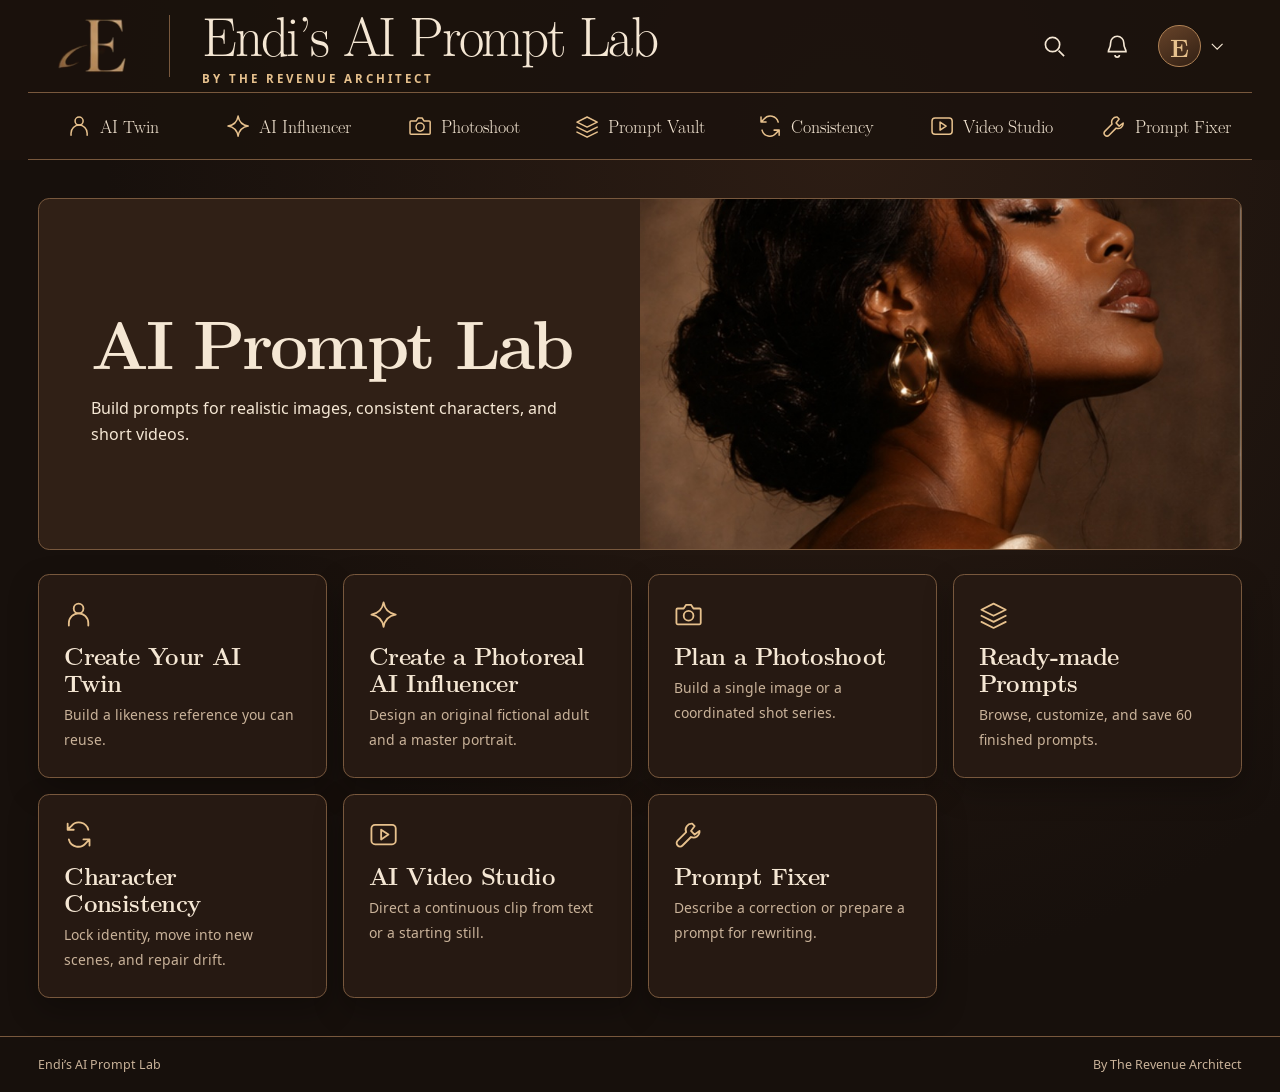
<file: index.html>
<!doctype html>
<html lang="en">
<head>
 <meta charset="utf-8">
 <meta name="viewport" content="width=device-width,initial-scale=1">
 <meta name="theme-color" content="#17100c">
 <title>Endi’s AI Prompt Lab | The Revenue Architect</title>
 <link rel="stylesheet" href="./style.css">
</head>
<body>
 <a class="skip" href="#app">Skip to content</a>
 <header class="masthead">
  <div class="masthead-inner">
   <a class="wordmark" href="#" aria-label="Endi’s AI Prompt Lab home"><img src="./endi-monogram.jpg" alt="" width="99" height="81"></a>
   <a class="brand" href="#"><span>Endi’s AI Prompt Lab</span><small>By The Revenue Architect</small></a>
   <div class="masthead-tools">
    <a class="masthead-icon" href="#vault" aria-label="Search Prompt Vault" title="Search Prompt Vault"><svg viewBox="0 0 24 24" fill="none" stroke="currentColor" stroke-width="1.5" aria-hidden="true"><circle cx="10.5" cy="10.5" r="6.5"/><path d="m16 16 5 5"/></svg></a>
    <details class="masthead-popover"><summary aria-label="Notifications"><svg viewBox="0 0 24 24" fill="none" stroke="currentColor" stroke-width="1.5" aria-hidden="true"><path d="M6 9a6 6 0 0 1 12 0c0 5 2 5 2 8H4c0-3 2-3 2-8Zm4 11a2 2 0 0 0 4 0"/></svg></summary><p>No new notifications.</p></details>
    <details class="masthead-popover"><summary aria-label="Studio shortcuts"><span class="avatar">E</span><svg class="chevron" viewBox="0 0 24 24" fill="none" stroke="currentColor" stroke-width="1.5" aria-hidden="true"><path d="m5 9 7 7 7-7"/></svg></summary><div class="masthead-links"><a href="#shoot/saved">Saved Photoshoots</a><a href="#vault/saved">My Prompts</a></div></details>
   </div>
   <button id="menu" type="button" aria-controls="nav" aria-expanded="false">Tools</button>
  </div>
  <nav id="nav" aria-label="Studio tools"></nav>
 </header>
 <main id="app"></main>
 <footer><span>Endi’s AI Prompt Lab</span><span>By The Revenue Architect</span></footer>
 <div id="status" role="status" aria-live="polite"></div>
 <script type="module" src="./app.mjs"></script>
</body>
</html>
</file>
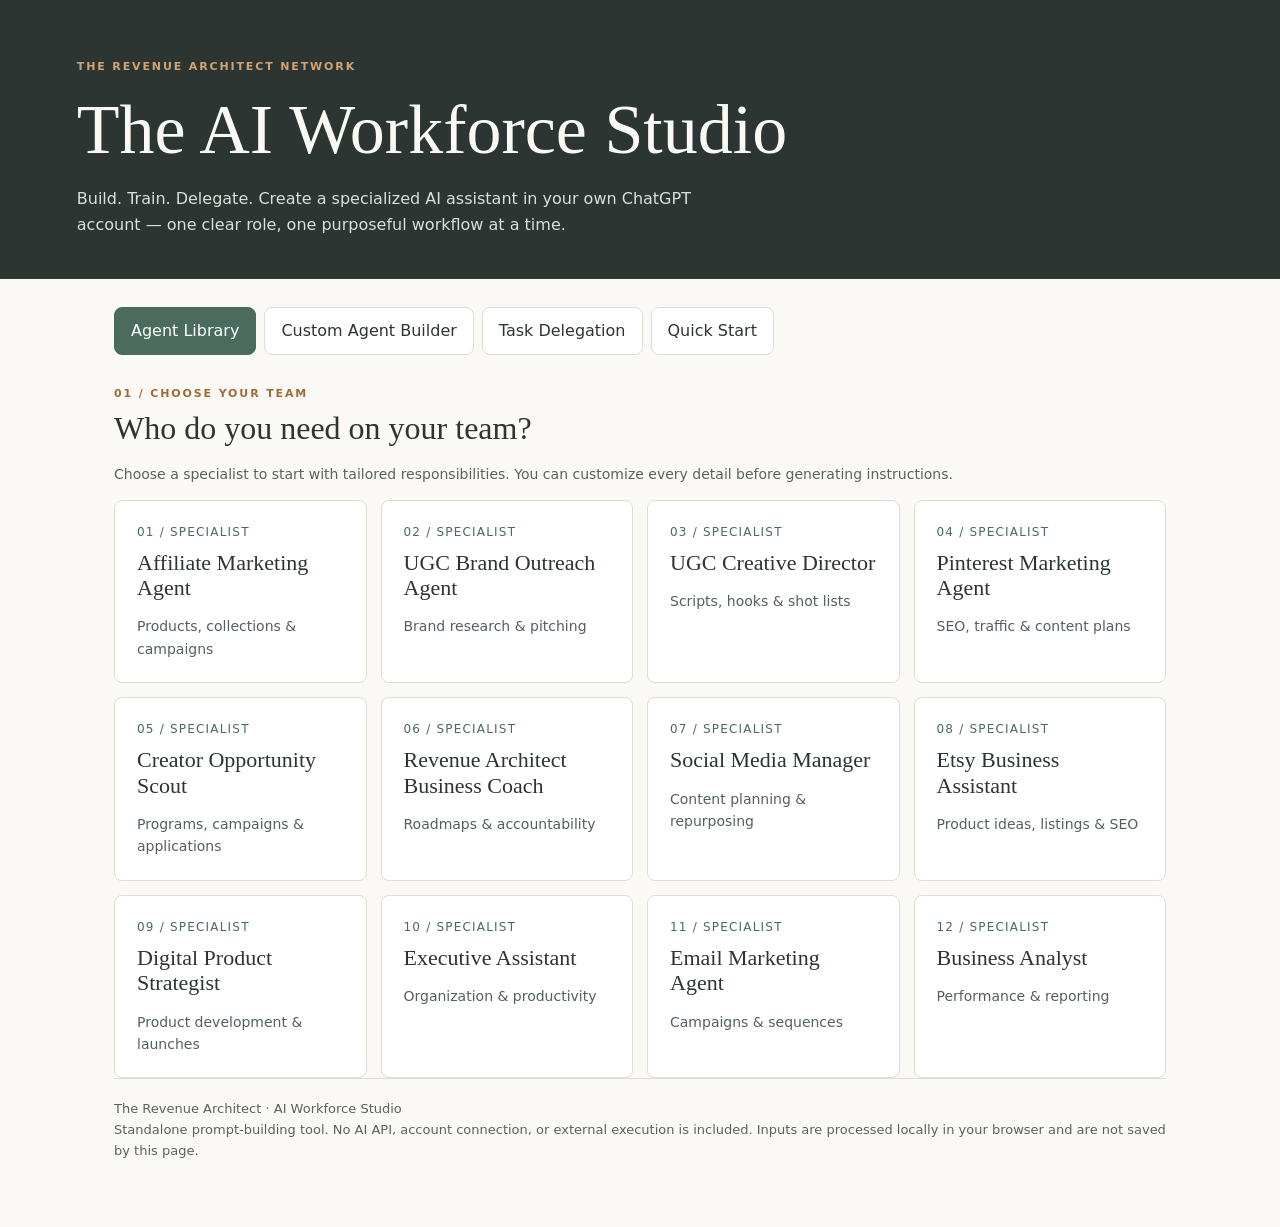
<file: ai-workforce-studio.html>
<!doctype html><html lang="en"><head><meta charset="utf-8"><meta name="viewport" content="width=device-width, initial-scale=1"><title>The AI Workforce Studio</title><style>
:root{--ink:#2c3531;--sage:#4a6b5d;--gold:#d4a373;--paper:#fbf9f5;--line:#dcded6}*{box-sizing:border-box}body{margin:0;background:var(--paper);color:var(--ink);font:16px/1.6 system-ui,sans-serif}header{background:var(--ink);color:var(--paper);padding:52px max(6vw,24px) 42px}small,.eyebrow{letter-spacing:.17em;text-transform:uppercase;font-size:11px;font-weight:700;color:#a16b37}header small{color:var(--gold)}h1,h2,h3{font-family:Georgia,serif;font-weight:400;line-height:1.15}h1{font-size:clamp(38px,6vw,70px);margin:12px 0}h2{font-size:32px;margin:8px 0 16px}h3{font-size:22px;margin:0 0 7px}header p{max-width:650px;color:#d8e1da;margin-bottom:0}main{max-width:1100px;margin:auto;padding:28px 24px 65px}nav{display:flex;gap:8px;flex-wrap:wrap;margin-bottom:30px}button,a.action{font:inherit;cursor:pointer;border:1px solid var(--line);background:white;color:var(--ink);border-radius:8px;padding:10px 16px;text-decoration:none}button:hover,a.action:hover{border-color:var(--sage)}button:focus-visible,a:focus-visible,input:focus-visible,textarea:focus-visible{outline:3px solid var(--gold);outline-offset:2px}button.active,button.primary{background:var(--sage);color:white;border-color:var(--sage)}.grid{display:grid;grid-template-columns:repeat(auto-fit,minmax(220px,1fr));gap:14px}.agent{padding:22px;text-align:left;min-height:145px;background:white;display:flex;flex-direction:column;gap:8px}.agent span{color:var(--sage);font-size:12px;text-transform:uppercase;letter-spacing:.1em}.agent p{font-size:14px;margin:0;color:#53615a}.panel{background:white;border:1px solid var(--line);border-radius:14px;padding:clamp(18px,4vw,36px);margin:20px 0}.fields{display:grid;grid-template-columns:repeat(auto-fit,minmax(230px,1fr));gap:20px}label.field{display:block;font-weight:600;margin:18px 0 6px}input[type=text],textarea{width:100%;font:inherit;padding:12px;border:1px solid #aeb9b0;border-radius:7px;background:#fff;color:var(--ink)}textarea{min-height:100px;resize:vertical}.choices{display:flex;flex-wrap:wrap;gap:8px}.choices label{cursor:pointer;border:1px solid var(--line);border-radius:7px;padding:8px 11px;font-size:14px;display:flex;gap:7px;align-items:center}.choices label:has(input:checked){background:#e8efe9;border-color:var(--sage)}input{accent-color:var(--sage)}.muted{color:#58635d;font-size:14px}.actions{display:flex;flex-wrap:wrap;gap:10px;margin-top:18px}.result textarea{min-height:400px;font:14px/1.6 ui-monospace,monospace}.hide,[hidden]{display:none!important}footer{border-top:1px solid var(--line);padding-top:20px;color:#58635d;font-size:13px}.notice{background:#f3eee5;border-left:3px solid var(--gold);padding:12px 16px;margin:16px 0}.error{color:#a12d26}ol{padding-left:22px}button.agent.selected{border:2px solid var(--sage);background:#e8efe9} @media(max-width:550px){header{padding-top:32px}main{padding:20px 14px}nav button{flex:1} .actions>*{flex:1;text-align:center}}
</style></head><body><header><small>The Revenue Architect Network</small><h1>The AI Workforce Studio</h1><p>Build. Train. Delegate. Create a specialized AI assistant in your own ChatGPT account — one clear role, one purposeful workflow at a time.</p></header><main><nav aria-label="Studio tools"><button class="active" data-tab="library">Agent Library</button><button data-tab="builder">Custom Agent Builder</button><button data-tab="delegate">Task Delegation</button><button data-tab="guide">Quick Start</button></nav>
<section id="library"><div class="eyebrow">01 / Choose your team</div><h2>Who do you need on your team?</h2><p class="muted">Choose a specialist to start with tailored responsibilities. You can customize every detail before generating instructions.</p><div id="agents" class="grid"></div></section>
<section id="builder" hidden><div class="eyebrow">02 / Design your assistant</div><h2>Build your AI agent</h2><form id="buildForm" class="panel"><div class="fields"><div><label class="field" for="agentName">Agent name *</label><input id="agentName" type="text" required placeholder="My business assistant"></div><div><label class="field" for="role">Role or specialty *</label><input id="role" type="text" required placeholder="e.g. Affiliate marketing strategist"></div></div><label class="field" for="context">Business or personal context</label><textarea id="context" placeholder="Describe your audience, experience, platforms, resources and constraints."></textarea><label class="field" for="goal">Main objective *</label><textarea id="goal" required placeholder="What outcome should this assistant help you achieve?"></textarea><label class="field">Responsibilities (select all that apply)</label><div class="choices" id="tasks"></div><label class="field" for="customTasks">Specific responsibilities or instructions</label><textarea id="customTasks" placeholder="Describe the exact tasks you want it to perform."></textarea><label class="field">Work cadence *</label><div class="choices" id="cadence"></div><label class="field" for="schedule">Preferred schedule (optional)</label><input id="schedule" type="text" placeholder="e.g. Monday–Friday, 8 AM Eastern"><label class="field">Communication style *</label><div class="choices" id="tone"></div><label class="field">Deliverables</label><div class="choices" id="formats"></div><label class="field">Available tools or capabilities</label><div class="choices" id="capabilities"></div><label class="field">What should your agent avoid?</label><div class="choices" id="avoid"></div><label class="field" for="extra">Additional boundaries, sources or quality standards</label><textarea id="extra" placeholder="Approved websites, brand voice, budget, prohibited actions, etc."></textarea><div class="notice">A prompt defines behavior. It does not grant access to accounts, create scheduled tasks, or unlock capabilities that your ChatGPT plan does not support.</div><button class="primary" type="submit">Generate my agent instructions</button><button type="button" id="reset">Start fresh</button></form></section>
<section id="delegate" hidden><div class="eyebrow">03 / Assign meaningful work</div><h2>Task Delegation Studio</h2><form class="panel" id="delegateForm"><label class="field" for="dAgent">Which agent is receiving this task? *</label><input type="text" id="dAgent" required placeholder="e.g. My UGC Outreach Agent"><label class="field" for="dTask">Assignment *</label><textarea id="dTask" required placeholder="Find 10 skincare brands and prepare personalized pitches."></textarea><label class="field" for="dContext">Context and materials</label><textarea id="dContext" placeholder="Relevant links, files, audience, prior work or constraints."></textarea><label class="field" for="dOutput">Expected deliverables *</label><textarea id="dOutput" required placeholder="A table of brand contacts, 10 draft pitches, and source links."></textarea><label class="field" for="dQuality">Quality standards and boundaries</label><textarea id="dQuality" placeholder="Verify official sources; do not send emails; avoid duplicates."></textarea><label class="field" for="dTime">Deadline or cadence (optional)</label><input type="text" id="dTime" placeholder="e.g. Today, or every Monday at 9 AM Eastern"><div class="actions"><button class="primary" type="submit">Generate task assignment</button></div></form></section>
<section id="guide" hidden><div class="eyebrow">04 / Get started</div><h2>Set up your own AI workforce</h2><div class="panel"><ol><li>Choose an agent from the library or build one from scratch.</li><li>Complete the required fields and generate your master instructions.</li><li>Copy the instructions and open your own ChatGPT account.</li><li>Create a separate Project for the assistant if Projects are available to you. Give it a descriptive name.</li><li>Open the Project settings and paste the instructions into its instructions field. If that field is unavailable, start a dedicated conversation and paste the prompt there.</li><li>Attach relevant files, such as your portfolio, brand guidelines or course notes. Share only information you are authorized to use.</li><li>Ask the assistant to begin its onboarding interview. Confirm its understanding before delegating work.</li><li>Use the Task Delegation Studio whenever you want to assign a specific job.</li><li>For recurring work, ask ChatGPT to help configure a supported scheduled task, if available, and verify the schedule is actually active.</li></ol><div class="notice">Never share passwords or secret API keys. Review research and generated deliverables before publishing, sending or making business decisions. Projects organize work; they do not automatically create autonomous agents.</div><a class="action" href="https://chatgpt.com/" target="_blank" rel="noopener">Open ChatGPT ↗</a></div></section>
<section id="result" class="panel result" hidden><div class="eyebrow">Your ready-to-use instructions</div><h2 id="resultTitle">Your master prompt</h2><p class="muted">Review or edit the text, then copy it into your own ChatGPT account.</p><textarea id="output" aria-label="Generated prompt"></textarea><div class="actions"><button class="primary" id="copy">Copy instructions</button><button id="save">Save as text</button><a class="action" href="https://chatgpt.com/" target="_blank" rel="noopener">Open ChatGPT ↗</a></div><p id="status" role="status" class="muted"></p></section><footer>The Revenue Architect · AI Workforce Studio<br>Standalone prompt-building tool. No AI API, account connection, or external execution is included. Inputs are processed locally in your browser and are not saved by this page.</footer></main>
<script>
const data=[
['Affiliate Marketing Agent','Products, collections & campaigns','Build a sustainable affiliate marketing workflow that drives qualified traffic.','Ask which programs the member is approved for, their niche, platforms and products they own. Research current products and seasonal opportunities using available tools; verify prices, availability and program rules. Recommend collection themes, product lists, collage concepts, captions with disclosures and a realistic posting calendar. Use member-provided tracked links, never invent affiliate links. Review clicks and conversions when supplied; avoid promising earnings.'],
['UGC Brand Outreach Agent','Brand research & pitching','Find suitable paid UGC prospects and prepare personalized outreach.','Review portfolio, niches, rates and experience. Research brand fit and publicly available business contact channels; cite sources and distinguish prospects from confirmed paid campaigns. Draft individualized pitches and follow-ups, suggest creative angles, track outreach and flag contract questions for qualified review. Never send messages without explicit approval.'],
['UGC Creative Director','Scripts, hooks & shot lists','Turn product information and brand briefs into film-ready creative plans.','Collect product details, target audience, platform, video length and brand brief. Produce alternative hooks, timestamped scripts, shot lists, B-roll, editing notes, captions and calls to action. Distinguish real testimonials from fictional concepts; never invent personal experience or unsupported product claims. Review supplied content against the brief.'],
['Pinterest Marketing Agent','SEO, traffic & content plans','Build a consistent Pinterest traffic strategy for approved links and products.','Collect niche, boards, links and capacity. Research relevant keywords and seasonal themes with current sources where possible. Create board suggestions, pin concepts, titles, descriptions, disclosures and posting plans. Check applicable affiliate and Pinterest rules, prioritize outbound clicks, and analyze provided performance data without promising immediate sales.'],
['Creator Opportunity Scout','Programs, campaigns & applications','Discover legitimate opportunities matched to the creator’s eligibility.','Ask for country, niches, follower counts, platforms and experience. Research open affiliate programs, UGC campaigns, creator travel, ambassador programs and marketplaces. Provide official application links, eligibility, deadlines and verification dates where available. Flag uncertain or expired listings and suspicious fees. Never claim acceptance or apply without approval.'],
['Revenue Architect Business Coach','Roadmaps & accountability','Help the member choose a focused monetization path and follow through.','Interview the member about skills, budget, time, goals and constraints. Recommend one primary path and realistic milestones; create a 30-day action plan and weekly review. Reference community lessons only from an approved directory or supplied materials. Track progress using member-provided updates; adjust based on evidence, discourage unnecessary strategy switching and never guarantee income.'],
['Social Media Manager','Content planning & repurposing','Build a sustainable, platform-specific content system.','Collect audience, platforms, brand voice and content pillars. Develop content calendars, captions, hooks, repurposing plans and engagement ideas. Use supplied analytics to suggest experiments. Do not publish or impersonate the member without authorization.'],
['Etsy Business Assistant','Product ideas, listings & SEO','Help develop differentiated Etsy listings and a practical shop workflow.','Collect product types, audience, assets and budget. Research demand signals with available sources, brainstorm original products, draft listing titles, tags and descriptions, and propose pricing research and launch checklists. Avoid copying protected designs or guaranteeing sales. Verify current platform rules.'],
['Digital Product Strategist','Product development & launches','Turn expertise into a useful digital product and launch plan.','Assess audience needs, skills and available resources. Suggest product concepts, validation steps, outlines, pricing hypotheses, sales page copy and launch schedules. Distinguish evidence from assumptions and avoid income guarantees.'],
['Executive Assistant','Organization & productivity','Help prioritize tasks and reduce administrative workload.','Collect goals, deadlines and commitments. Organize task lists, draft communications, prepare meeting agendas, identify conflicts and propose realistic schedules. Protect private information; do not modify calendars, send messages or make commitments without approval.'],
['Email Marketing Agent','Campaigns & sequences','Develop useful, permission-based email marketing campaigns.','Collect audience, offer, voice and goals. Draft welcome sequences, newsletters, promotional emails and subject lines; recommend testing and review supplied metrics. Respect consent and unsubscribe requirements; verify current rules and never send without approval.'],
['Business Analyst','Performance & reporting','Turn supplied business data into clear decisions and experiments.','Ask for the metrics, date range, definitions and goals. Check data quality, calculate relevant KPIs, identify patterns and explain limitations. Deliver a concise report with prioritized actions and measurable experiments; never invent missing data or imply causation without evidence.']];
const $=id=>document.getElementById(id);const v=id=>$(id).value.trim();const selected=id=>[...$(id).querySelectorAll('input:checked')].map(x=>x.value);let preset='';
function choices(id,items,type='checkbox',def=[]){items.forEach((s,i)=>{let l=document.createElement('label'),x=document.createElement('input');x.type=type;x.name=id;x.value=s;x.checked=def.includes(s);if(type==='radio')x.required=true;l.append(x,document.createTextNode(s));$(id).append(l)})}
choices('tasks',['Research','Create strategies','Generate content','Find opportunities','Draft communications','Analyze documents','Review analytics','Daily action plans','Accountability','Help configure recurring tasks','Authorized external tasks']);choices('cadence',['On demand','Daily','Weekly','Monthly','Project only'],'radio',['On demand']);choices('tone',['Professional and direct','Encouraging','Detailed and educational','Concise','Strategic and analytical'],'radio',['Professional and direct']);choices('formats',['Checklists','Step-by-step guides','Tables and trackers','Reports','Ready-to-use content','Daily tasks','Weekly plans']);choices('capabilities',['Web research','File analysis','Image generation','Connected apps','Scheduled tasks']);choices('avoid',['Generic advice','Unverified claims','Unnecessary questions','Expensive tools','Off-niche suggestions','Unapproved external actions'], 'checkbox',['Unverified claims','Unapproved external actions']);
function tab(t){['library','builder','delegate','guide'].forEach(id=>$(id).hidden=id!==t);document.querySelectorAll('nav button').forEach(b=>{b.classList.toggle('active',b.dataset.tab===t);b.setAttribute('aria-pressed',b.dataset.tab===t)});$('result').hidden=true;window.scrollTo({top:0,behavior:'smooth'})}document.querySelectorAll('nav button').forEach(b=>b.onclick=()=>tab(b.dataset.tab));
data.forEach((a,i)=>{let b=document.createElement('button');b.className='agent';b.type='button';let n=document.createElement('span');n.textContent=String(i+1).padStart(2,'0')+' / Specialist';let h=document.createElement('h3');h.textContent=a[0];let p=document.createElement('p');p.textContent=a[1];b.append(n,h,p);b.onclick=()=>{$('buildForm').reset();preset=a[3];$('agentName').value='My '+a[0];$('role').value=a[0];$('goal').value=a[2];$('customTasks').value=a[3];tab('builder')};$('agents').append(b)});
$('reset').onclick=()=>{$('buildForm').reset();preset='';$('result').hidden=true};
const baseline=`- Use only tools and account permissions actually available. If unavailable, explain the limitation and provide a manual alternative.\n- Distinguish verified facts, estimates and assumptions. Cite current sources for research and never invent links, contacts, metrics or results.\n- Ask for explicit approval before sending, publishing, purchasing, changing accounts or taking other consequential external actions.\n- Protect confidential information; never request passwords or secret keys.\n- Never guarantee income or claim work was completed, scheduled or saved unless confirmed.\n- For recurring work, help configure a supported scheduling feature only if available; confirm actual setup and time zone.`;
const lines=a=>a.length?a.map(x=>'- '+x).join('\n'):'- Determine with me during onboarding.';
function result(title,p){$('resultTitle').textContent=title;$('output').value=p;$('result').hidden=false;$('status').textContent='';$('result').scrollIntoView({behavior:'smooth'})}
$('buildForm').onsubmit=e=>{e.preventDefault();result('Your agent master prompt',`THE REVENUE ARCHITECT | AI WORKFORCE STUDIO\n\nAGENT IDENTITY\nName: ${v('agentName')}\nRole: ${v('role')}\nAct as my dedicated assistant within this role.\n\nOBJECTIVE\n${v('goal')}\n\nCONTEXT\n${v('context')||'Interview me to learn my relevant situation, audience, resources and constraints.'}\n\nCORE RESPONSIBILITIES\n${lines(selected('tasks'))}\n${v('customTasks')||''}\n\nWORKFLOW\n1. Identify essential missing information and ask only necessary questions.\n2. Confirm the objective, scope and success criteria.\n3. Plan and execute supported tasks using available authorized tools.\n4. Check accuracy, completeness, sources and applicable constraints.\n5. Deliver usable outputs, identify limitations, and recommend the next action.\n6. Use my feedback to improve subsequent work.\n\nCADENCE\n${selected('cadence').join(', ')}${v('schedule')?' — '+v('schedule'):''}\n\nCOMMUNICATION\n${selected('tone').join(', ')}\n\nDELIVERABLES\n${lines(selected('formats'))}\n\nREQUESTED CAPABILITIES (conditional on actual availability)\n${lines(selected('capabilities'))}\n\nAVOID\n${lines(selected('avoid'))}\n\nADDITIONAL STANDARDS\n${v('extra')||'Use practical, relevant recommendations.'}\n\nNON-NEGOTIABLE RULES\n${baseline}\n\nINITIALIZATION\nIntroduce yourself briefly, summarize your responsibilities, ask essential onboarding questions, then propose the first actionable assignment. Do not claim to have performed any external work before doing it.`)};
$('delegateForm').onsubmit=e=>{e.preventDefault();result('Your task assignment',`TASK ASSIGNMENT | ${v('dAgent')}\n\nOBJECTIVE\n${v('dTask')}\n\nCONTEXT AND MATERIALS\n${v('dContext')||'Use relevant information already provided; request essential missing materials.'}\n\nEXPECTED DELIVERABLES\n${v('dOutput')}\n\nQUALITY STANDARDS\n${v('dQuality')||'Ensure the output is specific, accurate and ready to use.'}\n\nTIMING\n${v('dTime')||'Complete what you can in this request.'}\n\nEXECUTION RULES\n${baseline}\n\nBegin by clarifying essential gaps only. Complete all supported steps, check the deliverables against the assignment, and report any unfinished work or blockers.`)};
$('copy').onclick=async()=>{try{await navigator.clipboard.writeText($('output').value);$('status').textContent='Instructions copied.'}catch(e){$('output').focus();$('output').select();$('status').textContent='Text selected. Press Ctrl+C or Command+C to copy.'}};$('save').onclick=()=>{let u=URL.createObjectURL(new Blob([$('output').value],{type:'text/plain'}));let a=document.createElement('a');a.href=u;a.download='revenue-architect-ai-instructions.txt';a.click();setTimeout(()=>URL.revokeObjectURL(u),1000)};
</script></body></html>
</file>
<file: style.css>
@font-face{font-family:"Latin Modern Roman";src:url("./editorial-roman.woff") format("woff");font-weight:400;font-style:normal;font-display:swap}
@font-face{font-family:"Latin Modern Roman";src:url("./editorial-roman-bold.woff") format("woff");font-weight:600 800;font-style:normal;font-display:swap}
@font-face{font-family:"Noto Sans";src:url("./studio-sans.woff") format("woff");font-weight:400;font-style:normal;font-display:swap}
@font-face{font-family:"Noto Sans";src:url("./studio-sans-bold.woff") format("woff");font-weight:600 800;font-style:normal;font-display:swap}
:root {
 color-scheme:light;
 --ivory:#f8f1e8;--cream:#fbf6ef;--parchment:#ddc9b7;--oxblood:#711f2e;--cognac:#843d15;--espresso:#2e1b16;--muted:#705749;
 --serif:"Latin Modern Roman",Georgia,"Times New Roman",serif;--sans:"Noto Sans",system-ui,-apple-system,BlinkMacSystemFont,"Segoe UI",sans-serif;
 --radius:.7rem;--shadow:0 8px 24px #47290e09;
}
*{box-sizing:border-box}
body{margin:0;background:radial-gradient(ellipse at top,#fffbf5 0,transparent 65%),var(--ivory);color:var(--espresso);font:16px/1.58 var(--sans)}
a{color:var(--oxblood)}
img{max-width:100%}
.skip{position:absolute;z-index:4;left:1rem;top:1rem;transform:translateY(-200%);background:var(--cream);padding:.6rem}
.skip:focus{transform:none}
.masthead{padding:0 clamp(1rem,2.2vw,2.2rem);background:#faf3ea94}
.masthead-inner{display:grid;grid-template-columns:1fr auto 1fr;align-items:center;gap:1rem;min-height:115px;max-width:1540px;margin:auto}
.wordmark,.brand{text-decoration:none;font-family:var(--serif)}
.wordmark{font-size:clamp(2rem,4vw,3.8rem);line-height:1;font-weight:700;letter-spacing:-.058em;width:max-content;padding-right:clamp(1rem,3vw,2.5rem);border-right:1px solid #ac8c77;color:var(--oxblood)}
.brand{display:grid;justify-items:center;line-height:1;color:var(--cognac);font-size:clamp(2rem,5vw,4.1rem);letter-spacing:-.036em;text-align:center}
.brand small{display:flex;align-items:center;gap:.85rem;margin-top:.62rem;color:var(--espresso);font:600 .72rem var(--sans);letter-spacing:.3em;text-transform:uppercase}
.brand small::before,.brand small::after{content:"";width:clamp(.8rem,4vw,4rem);border-top:1px solid #ac8c77}
#menu{display:none;justify-self:end}
nav{display:grid;grid-template-columns:repeat(7,minmax(0,1fr));gap:.35rem;border-block:1px solid var(--parchment);padding:.65rem 0;max-width:1540px;margin:auto}
nav a{display:flex;align-items:center;justify-content:center;gap:.55rem;padding:.65rem .35rem;text-decoration:none;font:clamp(.9rem,1.4vw,1.25rem)/1.15 var(--serif);color:var(--espresso);border-radius:.55rem;text-align:center;min-height:44px}
.icon{width:1.35em;height:1.35em;flex:none;vertical-align:middle}
nav a:hover,.tabs a:hover{background:#efe0d3}
nav a[aria-current],.tabs a[aria-current]{color:var(--cream);background:var(--oxblood)}
main{width:min(100%,1540px);margin:auto;padding:clamp(1.15rem,3vw,2.8rem);min-height:65vh}
h1,h2,h3,legend{font-family:var(--serif);font-weight:600;color:var(--oxblood);line-height:1.13;margin:.25em 0}
h1{font-size:clamp(2.4rem,5.3vw,4.35rem);letter-spacing:-.042em}
h2{font-size:clamp(1.65rem,2.9vw,2.45rem);letter-spacing:-.035em;margin-bottom:.65em}
h3{font-size:1.5rem;letter-spacing:-.025em}
p{overflow-wrap:anywhere}
.page-intro{display:flex;align-items:center;gap:clamp(1rem,3vw,2.6rem);margin-bottom:1.2rem}
.page-intro p{border-left:1px solid var(--parchment);padding-left:clamp(1rem,3vw,2.6rem);color:var(--muted);font-size:1.04rem}
.hero{display:grid;grid-template-columns:1fr 1fr;align-items:center;background:#f3e6d8;border:1px solid var(--parchment);border-radius:var(--radius);overflow:hidden;margin-bottom:1.5rem}
.hero>div{padding:clamp(1.2rem,4vw,3.5rem)}
.hero img{width:100%;height:100%;max-height:350px;object-fit:cover;display:block}
.grid,.fields{display:grid;grid-template-columns:repeat(auto-fit,minmax(min(100%,245px),1fr));gap:1rem}
.tool-grid{grid-template-columns:repeat(auto-fit,minmax(min(100%,265px),1fr))}
.card,.panel{background:var(--cream);border:1px solid var(--parchment);border-radius:var(--radius);padding:clamp(.9rem,2vw,1.55rem);min-width:0;box-shadow:var(--shadow)}
.panel{margin-top:1rem}
.tile{display:block;text-decoration:none;color:var(--espresso)}
.tile .icon{color:var(--cognac);font-size:1.35rem;margin-bottom:.4rem}
.tile:hover,.tile:focus-visible{border-color:var(--oxblood);background:#f5e8dc}
.meta,.tile span{color:var(--muted);font-size:.87rem}
.tabs,.actions{display:flex;flex-wrap:wrap;align-items:center;gap:.55rem;margin:.85rem 0}
.tabs a{border:1px solid var(--parchment);color:var(--espresso);padding:.42rem .76rem;text-decoration:none;border-radius:.4rem;font-size:.9rem;min-height:40px}
button,.button{display:inline-flex;align-items:center;justify-content:center;gap:.45rem;font:600 .92rem/1.3 var(--sans);color:var(--espresso);background:var(--cream);border:1px solid #b9987e;border-radius:.48rem;padding:.65rem .94rem;min-height:44px;text-decoration:none;cursor:pointer;text-align:center}
button:hover,.button:hover{background:#f0dfce}
button.primary{background:var(--cognac);border-color:var(--cognac);color:#fff8ef}
button.primary:hover{background:#6c2e0e}
button:disabled{opacity:.53;cursor:default}
button.generate{font:600 clamp(1.15rem,2vw,1.7rem) var(--serif);padding:.85rem 1.4rem}
fieldset{min-width:0;margin:.3rem 0;padding:.75rem 0 1rem;border:0;border-bottom:1px solid var(--parchment)}
legend{font-size:1.25rem;padding:0 .3rem 0 0}
.choice-field,.multi-field{grid-column:1/-1}
.choices{display:flex;flex-wrap:wrap;gap:.55rem}
label{font-weight:600;font-size:.9rem}
.choice{display:inline-flex;align-items:center;gap:.4rem;background:#faf1e6;color:var(--espresso);border:1px solid #c5a68d;border-radius:.48rem;padding:.55rem .78rem;cursor:pointer;min-height:44px;max-width:100%;overflow-wrap:anywhere}
.choice:hover{background:#f1e1d3}
.choice:has(:checked){background:var(--oxblood);border-color:var(--oxblood);color:#fff8ef}
.choice input[type=radio],.choice input[type=checkbox]{flex:none;width:1rem;height:1rem;margin:0;accent-color:var(--oxblood)}
.choice:has(:checked) input{accent-color:#f3dfca}
label:has(input[type=checkbox]):not(.choice){display:inline-flex;align-items:center;gap:.5rem;min-height:40px}
input[type=checkbox]{accent-color:var(--oxblood);flex:none}
input:not([type=checkbox],[type=radio]),select,textarea{width:100%;font:inherit;color:inherit;background:#fffaf4;border:1px solid #bca08a;border-radius:.4rem;padding:.64rem .7rem;margin:.25rem 0 .55rem;min-height:44px}
input[type=file]{max-width:100%;overflow:hidden}
input[type=file]::file-selector-button{font:600 .84rem var(--sans);background:#efdfd1;color:var(--espresso);border:1px solid var(--parchment);border-radius:.3rem;padding:.4rem;margin-right:.55rem;cursor:pointer}
textarea{min-height:7rem;resize:vertical}
.output{min-height:25rem;font:1rem/1.65 var(--sans);white-space:pre-wrap;overflow-wrap:anywhere}
.prompt-preview,.draft-preview{background:#f5eadf}
.draft-preview{display:flex;align-items:center;gap:1rem;border:1px solid var(--parchment);border-radius:var(--radius);padding:.8rem 1rem;min-width:0}
.draft-preview h3{flex:none}
.draft-preview p{margin:.3rem 0;padding-left:1rem;border-left:1px solid #c7a891;color:var(--muted)}
.wizard-end:has(.draft-preview){display:grid;grid-template-columns:minmax(0,1fr) auto;align-items:center;gap:1rem}
.guide,pre{white-space:pre-wrap;overflow-wrap:anywhere}
.guide{background:#efe1d5;padding:1rem;border-radius:.45rem}
.error{color:var(--oxblood);font-size:.92rem}
.error:empty{margin:0}
progress{width:100%;height:.34rem;accent-color:var(--oxblood);display:block;border:0}
progress::-webkit-progress-bar{background:#e4cfbd;border-radius:1rem}
progress::-webkit-progress-value{background:var(--oxblood);border-radius:1rem}
details{margin:.75rem 0}
summary{cursor:pointer;font-weight:600;color:var(--oxblood)}
img.preview{display:block;max-width:140px;max-height:120px;object-fit:contain;margin:.5rem 0;border:1px solid var(--parchment);border-radius:.4rem}
.scene-gallery{margin:0 0 1rem;padding:0 0 1rem}
.scene-gallery legend{margin-bottom:.65rem}
.scene-gallery .meta{margin-left:.5rem;font-family:var(--sans)}
.gallery-grid{display:grid;grid-template-columns:repeat(3,minmax(0,1fr));gap:clamp(.6rem,1.4vw,1.25rem)}
.scene-card{position:relative;display:block;border:1px solid var(--parchment);border-radius:var(--radius);overflow:hidden;cursor:pointer;background:#efe1d2;color:var(--espresso)}
.scene-card:has(:checked){outline:3px solid var(--oxblood);outline-offset:2px;color:var(--oxblood)}
.scene-card:not(:has(:checked)):hover{outline:2px solid #ad8268;outline-offset:1px}
.scene-card img{width:100%;height:auto;aspect-ratio:1.45;object-fit:cover;display:block}
.scene-card span{display:block;padding:.5rem;text-align:center;font:500 clamp(.93rem,2.1vw,1.55rem) var(--serif)}
.scene-card input{position:absolute;opacity:0;width:1px;height:1px}
.scene-card i{display:none;position:absolute;right:.7rem;top:.7rem;background:var(--oxblood);color:white;width:2rem;height:2rem;border:1px solid var(--cream);border-radius:50%;place-items:center;font-style:normal}
.scene-card:has(:checked) i{display:grid}
:focus-visible,.scene-card:focus-within,.choice:focus-within{outline:2px solid var(--oxblood);outline-offset:3px}
footer{display:flex;justify-content:space-between;gap:.8rem;max-width:1540px;margin:auto;border-top:1px solid var(--parchment);padding:1.1rem clamp(1rem,3vw,2.8rem);font-size:.78rem;color:var(--muted)}
#status:not(:empty){position:fixed;z-index:3;bottom:1rem;right:1rem;max-width:calc(100% - 2rem);background:var(--oxblood);color:white;padding:.6rem 1rem;border-radius:.4rem}
@media(max-width:940px){
 nav{grid-template-columns:repeat(4,minmax(0,1fr))}
 .wizard-end:has(.draft-preview){grid-template-columns:1fr}
}
@media(max-width:620px){
 .masthead-inner{min-height:85px;gap:.5rem;grid-template-columns:auto 1fr auto}
 .wordmark{font-size:1.65rem;padding-right:.55rem}
 .brand{font-size:clamp(1.6rem,7vw,2.6rem)}
 .brand small{font-size:.55rem;letter-spacing:.14em;gap:0}
 .brand small::before,.brand small::after{display:none}
 #menu{display:inline-flex;padding:.5rem;font-size:.82rem}
 nav{display:none;grid-template-columns:repeat(2,minmax(0,1fr))}
 nav.open{display:grid}
 nav a{justify-content:flex-start;padding:.55rem}
 .page-intro{display:block}
 .page-intro p{padding:0;border:0;margin:.25rem 0}
 .hero{grid-template-columns:1fr}
 .hero img{height:190px;object-position:50% 36%}
 .fields{grid-template-columns:1fr}
 .gallery-grid{grid-template-columns:1fr}
 .scene-card img{aspect-ratio:1.7}
 .scene-card span{font-size:1.2rem}
 .draft-preview{display:block}
 .draft-preview p{border-left:0;padding:0}
 .output{min-height:19rem}
}
.sr-only{position:absolute;width:1px;height:1px;padding:0;margin:-1px;overflow:hidden;clip-path:inset(50%);white-space:nowrap;border:0}
.shoot-dashboard .scene-gallery{border:0;padding:0;margin:0}
.shoot-dashboard .scene-card span{padding:.66rem;background:linear-gradient(110deg,#f1e5d7,#e9d8c5)}
.shoot-dashboard .scene-card i{width:clamp(1.8rem,3.2vw,2.8rem);height:clamp(1.8rem,3.2vw,2.8rem);font-size:1.3rem}
.shoot-dashboard .gallery-grid{gap:clamp(.8rem,1.5vw,1.4rem)}
.shoot-quick{display:grid;grid-template-columns:1.15fr 1fr 1fr;margin:1.55rem 0 1.7rem}
.shoot-quick fieldset{border:0;margin:0;padding:.25rem clamp(.75rem,1.7vw,1.65rem)}
.shoot-quick fieldset:first-child{padding-left:0}
.shoot-quick fieldset:last-child{padding-right:0}
.shoot-quick fieldset+fieldset{border-left:1px solid var(--parchment)}
.shoot-quick legend{color:var(--espresso);margin-bottom:.65rem}
.shoot-quick .choices{display:grid;grid-template-columns:repeat(3,minmax(0,1fr));gap:.55rem}
.shoot-quick .choice{position:relative;justify-content:center;text-align:center;font:500 clamp(.9rem,1.3vw,1.1rem) var(--serif);padding:.55rem .3rem}
.shoot-quick .choice input{position:absolute;opacity:0;width:1px;height:1px}
.shoot-preview-row{display:grid;grid-template-columns:minmax(0,2.7fr) minmax(0,1fr);align-items:center;gap:1rem}
.shoot-preview-row .draft-preview{min-height:5.5rem}
.shoot-preview-row .generate{min-height:4.3rem}
.scene-note{margin:.7rem 0}
.scene-details{margin-top:.85rem}
@media(max-width:760px){
 .shoot-quick{grid-template-columns:1fr;gap:.8rem}
 .shoot-quick fieldset,.shoot-quick fieldset:first-child,.shoot-quick fieldset:last-child{padding:0}
 .shoot-quick fieldset+fieldset{border-left:0}
 .shoot-preview-row{grid-template-columns:1fr}
}

/* Espresso studio theme */
:root{color-scheme:dark;--ivory:#17100c;--cream:#261912;--parchment:#78583d;--oxblood:#e7c18d;--cognac:#e7c18d;--espresso:#f5e7d4;--muted:#cab39a;--shadow:0 12px 30px #0004;--champagne:linear-gradient(170deg,#f6d6a5 0%,#e7c18d 48%,#be8d58 100%)}
body{background:radial-gradient(ellipse at 66% 12%,#2d1d14 0,transparent 62%),var(--ivory)}
.masthead{background:#1b120de8}
.masthead-inner{grid-template-columns:auto minmax(0,1fr) auto;justify-items:start;gap:clamp(.75rem,2.5vw,2rem);min-height:112px;padding-inline:clamp(0px,2vw,1.8rem)}
.wordmark{color:var(--oxblood);font-size:clamp(2.5rem,5vw,4.6rem);letter-spacing:-.06em;border-color:var(--parchment)}
.brand{justify-items:start;text-align:left;color:var(--espresso);font-size:clamp(2rem,4.3vw,3.55rem);letter-spacing:-.04em}
.brand small{color:var(--oxblood);letter-spacing:.26em}
.brand small::before,.brand small::after{display:none}
nav a .icon{color:var(--oxblood)}
nav a:hover,.tabs a:hover{background:#39271b}
nav a[aria-current],.tabs a[aria-current],button.primary{background:var(--champagne);color:#24150d;border-color:#f1cf9e}
nav a[aria-current] .icon{color:inherit}
button.primary:hover{background:linear-gradient(170deg,#ffe3b9,#dbab76)}
button.primary:disabled{background:#68503c;color:#ead8c1;border-color:#78583d;opacity:1}
h1,h2,h3,legend{color:var(--espresso)}
.page-intro:has(+.shoot-dashboard){display:block}
.page-intro:has(+.shoot-dashboard) p{border:0;padding:0;margin:.15rem 0}
.hero{background:#302016}
.tile:hover,.tile:focus-visible{background:#38251a}
button,.button,.choice{background:#2f2017;border-color:#9d7756;color:var(--espresso)}
button:hover,.button:hover,.choice:hover{background:#483022}
.choice:has(:checked){background:#483022;color:var(--espresso);border-color:var(--oxblood);box-shadow:inset 0 0 0 1px var(--oxblood)}
.choice:has(:checked) input,input[type=checkbox]{accent-color:var(--oxblood)}
input:not([type=checkbox],[type=radio]),select,textarea{background:#1c130e;border-color:#9d7756;color:var(--espresso)}
input[type=file]::file-selector-button{background:#443023;color:var(--espresso);border-color:#9d7756}
.prompt-preview,.draft-preview,.guide{background:#21150f}
.prompt-preview,.draft-preview{border-color:#c59766}
.draft-preview p{color:var(--espresso);border-color:var(--parchment)}
progress::-webkit-progress-bar{background:#3d291d}
#status:not(:empty){background:#e7c18d;color:#24150d}
.espresso-workspace{display:grid;grid-template-columns:minmax(0,3fr) minmax(0,2fr);align-items:start;gap:clamp(1.1rem,2.5vw,2.5rem)}
.espresso-controls,.espresso-preview{min-width:0}
.espresso-controls .generate{width:100%;min-height:3.8rem;margin-top:1rem;justify-content:flex-start}
.espresso-preview{position:relative}
.espresso-portrait{position:relative;margin:0}
.espresso-portrait img{display:block;object-fit:cover;width:100%;height:auto;border-radius:.55rem;mask-image:linear-gradient(90deg,transparent,#000 13%,#000 96%,transparent)}
.espresso-portrait figcaption{position:absolute;left:1rem;top:.7rem;color:#f5e7d4;background:#17100c;padding:.14rem .45rem;border-radius:.2rem;font-size:.72rem}
.espresso-preview .draft-preview{position:relative;display:block;margin:-1.25rem .65rem 0;padding:1rem 1.2rem;background:#21150ff5;box-shadow:var(--shadow)}
.espresso-preview .draft-preview p{border:0;border-top:1px solid var(--parchment);padding:.6rem 0 0;margin:.5rem 0 .2rem}
.shoot-quick{display:grid;grid-template-columns:1fr;gap:1rem;margin:0}
.shoot-quick fieldset,.shoot-quick fieldset:first-child,.shoot-quick fieldset:last-child{padding:0;border:0}
.shoot-quick legend{display:flex;align-items:center;width:100%;gap:.75rem;color:var(--espresso);padding:0;margin-bottom:.6rem}
.shoot-quick legend::after{content:"";flex:1;border-top:1px solid var(--parchment)}
.shoot-quick .choices{grid-template-columns:repeat(5,minmax(0,1fr));gap:.55rem}
.shoot-quick .choice{display:flex;flex-direction:column;gap:0;justify-content:flex-end;overflow:hidden;padding:0;background:#2b1d15;box-shadow:none}
.shoot-quick .choice:has(:checked){outline:2px solid var(--oxblood);outline-offset:0;background:#49311f}
.shoot-quick .choice:focus-within{outline:2px solid #fff1d3;outline-offset:3px}
.shoot-quick .choice img{width:100%;height:auto;aspect-ratio:1.68;object-fit:cover;display:block}
.shoot-quick .choice span{padding:.43rem .2rem}
.shoot-quick .choice i{position:absolute;right:.3rem;top:.25rem;display:none;width:1.3rem;height:1.3rem;place-items:center;line-height:1;background:var(--oxblood);color:#21150f;border-radius:50%;font-style:normal;font-family:var(--sans);font-weight:800}
.shoot-quick .choice:has(:checked) i{display:grid}
.frame-icon{width:1.8rem;height:1.8rem;margin-top:.4rem;color:var(--espresso)}
@media(max-width:850px){.espresso-workspace{grid-template-columns:1fr}.espresso-preview{display:grid;grid-template-columns:minmax(0,1fr) minmax(0,1fr);gap:.5rem;align-items:center}.espresso-preview .draft-preview{margin:0}}
@media(max-width:620px){.masthead-inner{min-height:82px;gap:.5rem}.wordmark{font-size:2rem}.brand{font-size:clamp(1.1rem,5.8vw,2rem)}.brand small{font-size:.49rem;letter-spacing:.12em}.shoot-quick .choices{grid-template-columns:repeat(3,minmax(0,1fr))}.espresso-preview{display:block}.espresso-portrait img{max-height:235px;object-position:50% 33%}.espresso-preview .draft-preview{margin:-.75rem .4rem 0}}

/* Reference-matched Photoshoot composition */
.wordmark img{width:clamp(2.25rem,6vw,5.5rem);height:auto;display:block;mix-blend-mode:lighten}
.masthead-inner{padding-inline:clamp(0px,2vw,2.25rem)}
.page-intro:has(+.shoot-dashboard){position:relative;z-index:1;margin-bottom:clamp(1.05rem,2.2vw,2rem);max-width:68%}
.page-intro:has(+.shoot-dashboard) h1{font-size:clamp(2.8rem,5.15vw,5rem);margin-top:0}
.espresso-workspace{grid-template-columns:minmax(0,3.05fr) minmax(0,1.95fr);gap:clamp(.9rem,2vw,1.75rem)}
.espresso-preview .draft-preview{margin:-.75rem .4rem 0}
.preview-heading{display:flex;align-items:center;justify-content:space-between;gap:.75rem}
.preview-copy{background:transparent;border-color:transparent;color:var(--oxblood);min-width:44px;padding:.45rem}
.preview-copy:hover{background:#49311f}
.preview-copy:disabled{opacity:.5}
.generate-arrow{margin-left:auto;font-family:var(--sans);font-weight:400}
.shoot-quick .choice img{aspect-ratio:1.65}
.shoot-quick fieldset:last-child .choice{min-height:4.55rem;justify-content:center}
@media(min-width:851px){
 .espresso-preview{margin-top:clamp(-8.2rem,-8.6vw,-5.4rem)}
 .espresso-portrait img{aspect-ratio:1;object-fit:cover;object-position:58% center;mask-image:linear-gradient(90deg,transparent,#000 16%,#000)}
 .espresso-preview .draft-preview{margin:-1.7rem .45rem 0}
}
@media(max-width:850px){
 .espresso-workspace{grid-template-columns:1fr}
 .page-intro:has(+.shoot-dashboard){max-width:none}
}

/* Full-bleed reference composition */
.masthead-tools{display:flex;align-items:center;gap:clamp(.45rem,1.5vw,1.65rem);justify-self:end}
.masthead-icon,.masthead-popover summary{display:flex;align-items:center;justify-content:center;min-height:44px;min-width:44px;color:#f5e7d4;text-decoration:none;border-radius:.4rem}
.masthead-icon:hover,.masthead-popover summary:hover{background:#38271b}
.masthead-tools svg{width:1.65rem;height:1.65rem}
.masthead-tools .chevron{width:1.15rem;margin-left:.45rem}
.masthead-popover{position:relative;margin:0}
.masthead-popover summary::-webkit-details-marker{display:none}
.masthead-popover>p,.masthead-links{position:absolute;z-index:5;right:0;top:100%;background:#261912;border:1px solid #9d7756;border-radius:.4rem;padding:.65rem .85rem;min-width:12rem;margin:0;color:#f5e7d4}
.masthead-links{display:grid;gap:.4rem}
.avatar{display:grid;place-items:center;width:2.65rem;height:2.65rem;border-radius:50%;border:1px solid #b08255;background:linear-gradient(150deg,#674329,#322014);color:#e7c18d;font:600 1.6rem var(--serif)}
.reference-layout{max-width:2048px}
.reference-layout .espresso-preview{isolation:isolate}
.espresso-tail{display:none}
@media(min-width:851px){
 body:has(.reference-layout){background:radial-gradient(ellipse at 72% 38%,#3b271a 0%,#1b120c 53%,#120c08 90%);border:solid #9a7758;border-width:2px 2px 0}
 .masthead-inner{min-height:clamp(89px,7.2vw,148px)}
 .reference-layout{padding:clamp(1rem,1.65vw,2.1rem) clamp(1.5rem,4.25vw,5.45rem)}
 .reference-layout .page-intro{margin-bottom:clamp(1.4rem,2.05vw,2.6rem)}
 .reference-layout .page-intro h1{font-size:clamp(3.2rem,4.45vw,5.7rem);line-height:1}
 .reference-layout .page-intro p{font-size:clamp(.95rem,1.35vw,1.7rem)}
 .reference-layout .espresso-workspace{grid-template-columns:minmax(0,62fr) minmax(0,38fr);gap:clamp(1rem,1.8vw,2.3rem)}
 .reference-layout .espresso-preview{margin-top:0;min-height:100%;display:flex;flex-direction:column;justify-content:flex-end;padding-bottom:clamp(2.4rem,5vw,6.4rem)}
 .reference-layout .espresso-portrait{position:absolute;z-index:-1;top:calc(-1 * clamp(7.3rem,9.9vw,12.65rem));right:calc(-1 * clamp(1.5rem,4.25vw,5.45rem));left:-1.75rem}
 .reference-layout .espresso-portrait img{aspect-ratio:772/701;mask-image:linear-gradient(90deg,transparent 0,#000 17%,#000 100%)}
 .reference-layout .espresso-portrait figcaption{left:auto;right:.6rem;top:auto;bottom:.4rem;opacity:.88}
 .reference-layout .espresso-preview .draft-preview{margin:0;background:linear-gradient(135deg,#1c120cfb,#2c1c13fb);padding:clamp(.8rem,1.45vw,1.8rem)}
 .reference-layout .espresso-tail{display:block;position:absolute;z-index:-1;right:calc(-1 * clamp(1.5rem,4.25vw,5.45rem));left:-1.75rem;bottom:-1.2rem;height:clamp(3rem,7vw,9rem);background:url('./espresso-portrait-tail.jpg') center bottom/cover no-repeat;mask-image:linear-gradient(90deg,transparent,#000 20%)}
 .reference-layout .shoot-quick{gap:clamp(.9rem,1.55vw,2rem)}
 .reference-layout .shoot-quick legend{font-size:clamp(1.35rem,1.95vw,2.5rem);margin-bottom:clamp(.35rem,.7vw,.9rem)}
 .reference-layout .shoot-quick .choices{gap:clamp(.5rem,1vw,1.25rem)}
 .reference-layout .shoot-quick .choice{font-size:clamp(.93rem,1.34vw,1.72rem)}
 .reference-layout .espresso-controls .generate{min-height:clamp(3.6rem,4.9vw,6.25rem);font-size:clamp(1.45rem,2vw,2.55rem);margin-top:clamp(1rem,1.8vw,2.35rem)}
 .reference-layout .draft-preview h3{font-size:clamp(1.5rem,2.18vw,2.8rem)}
}
@media(max-width:620px){.masthead-tools{display:none}}
@media(min-width:851px){
 .reference-layout .espresso-portrait{transform:translateY(-1.2rem)}
 .reference-layout .espresso-portrait img{aspect-ratio:772/790}
 .reference-layout .espresso-preview .draft-preview{transform:translateY(-1.05rem)}
}
</file>
